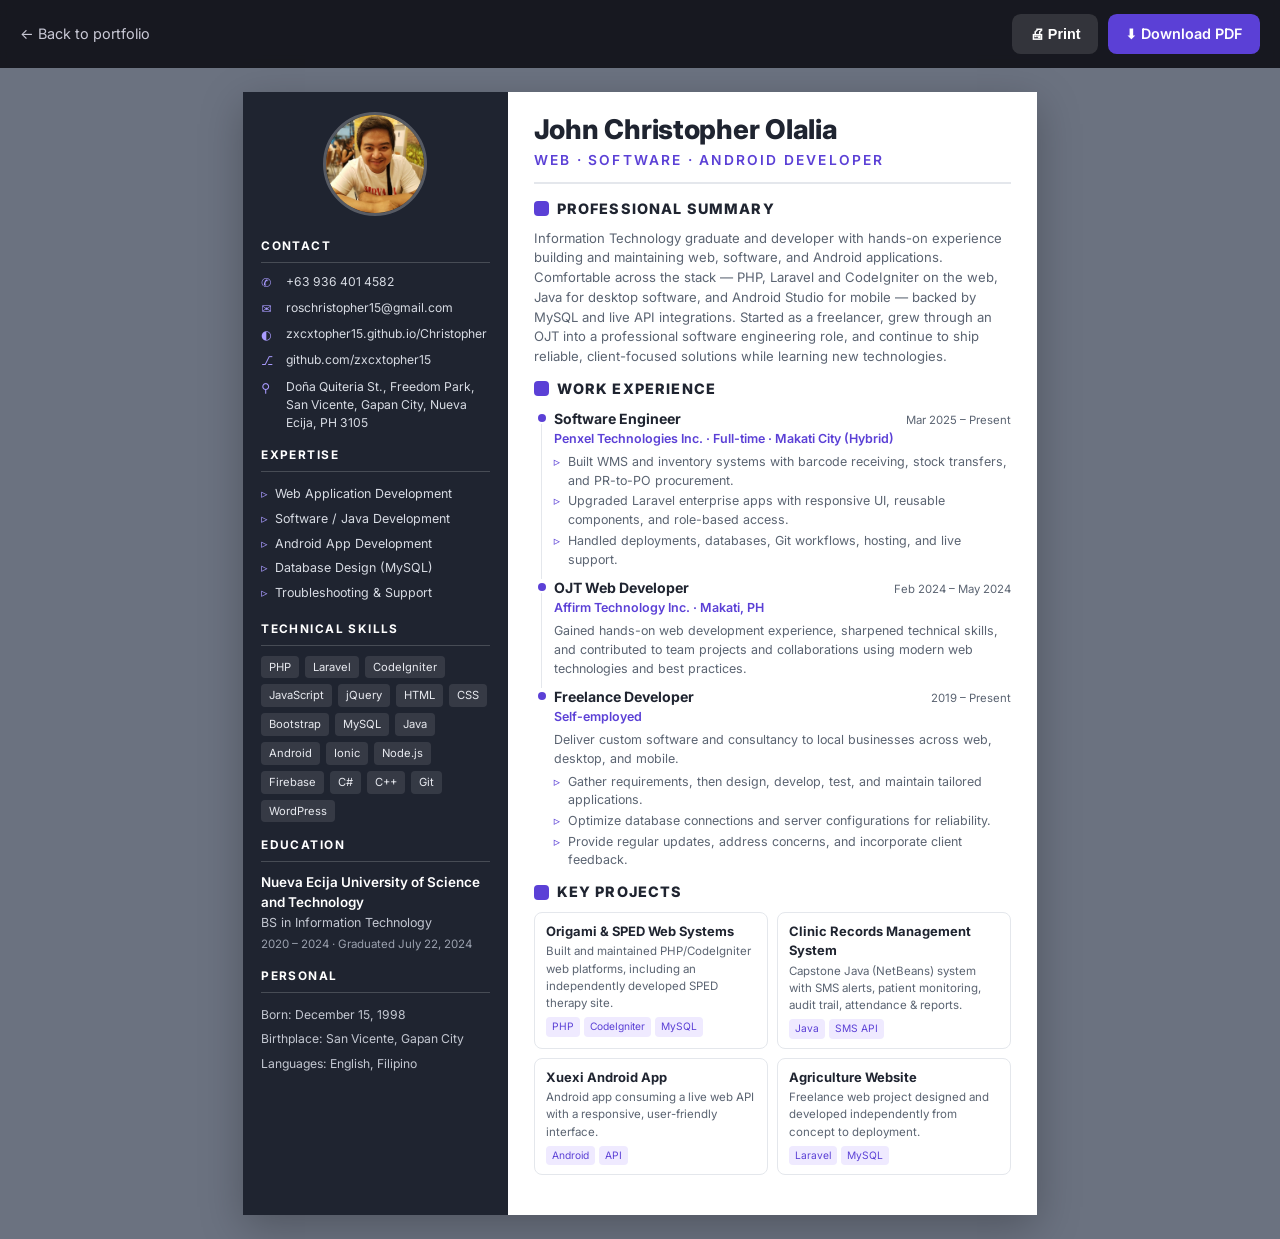
<file: resume.html>
<!DOCTYPE html>
<html lang="en">

<head>
	<meta charset="UTF-8">
	<meta name="viewport" content="width=device-width, initial-scale=1.0">
	<title>John Christopher Olalia — Resume</title>
	<meta name="description" content="Resume of John Christopher Olalia, Web / Software / Android Developer.">
	<link rel="icon" href="favicon.ico" type="image/x-icon">
	<link rel="preconnect" href="https://fonts.googleapis.com">
	<link rel="preconnect" href="https://fonts.gstatic.com" crossorigin>
	<link
		href="https://fonts.googleapis.com/css2?family=Inter:wght@400;500;600;700;800&display=swap"
		rel="stylesheet">
	<style>
		:root {
			--ink: #1f2430;
			--soft: #5b6472;
			--line: #e4e7ec;
			--accent: #5b40d6;
			--accent-soft: #efeaff;
			--sidebar: #1f2430;
		}

		* { margin: 0; padding: 0; box-sizing: border-box; }

		body {
			font-family: "Inter", system-ui, -apple-system, sans-serif;
			color: var(--ink);
			background: #6b7280;
			line-height: 1.5;
			-webkit-print-color-adjust: exact;
			print-color-adjust: exact;
		}

		a { color: inherit; text-decoration: none; }

		/* ---------- Screen toolbar ---------- */
		.toolbar {
			position: sticky;
			top: 0;
			z-index: 20;
			display: flex;
			align-items: center;
			justify-content: space-between;
			gap: 1rem;
			padding: 0.85rem 1.25rem;
			background: rgba(15, 15, 22, 0.9);
			backdrop-filter: blur(8px);
			color: #fff;
		}

		.toolbar a.back { font-size: 0.9rem; color: #c9c9d6; }
		.toolbar a.back:hover { color: #fff; }

		.btn {
			display: inline-flex;
			align-items: center;
			gap: 0.5rem;
			background: var(--accent);
			color: #fff;
			font-weight: 600;
			font-size: 0.9rem;
			padding: 0.6rem 1.1rem;
			border: none;
			border-radius: 0.55rem;
			cursor: pointer;
			transition: background 0.2s, transform 0.15s;
		}

		.btn:hover { background: #4a32b8; transform: translateY(-1px); }

		.btn-ghost { background: rgba(255, 255, 255, 0.12); }
		.btn-ghost:hover { background: rgba(255, 255, 255, 0.22); }

		/* ---------- Page ---------- */
		.page {
			width: 210mm;
			min-height: 297mm;
			margin: 1.5rem auto;
			background: #fff;
			display: grid;
			grid-template-columns: 70mm 1fr;
			box-shadow: 0 12px 40px rgba(0, 0, 0, 0.25);
			overflow: hidden;
		}

		/* ---------- Sidebar ---------- */
		.sidebar {
			background: var(--sidebar);
			color: #d7dbe3;
			padding: 20px 18px;
		}

		.photo-wrap { text-align: center; margin-bottom: 16px; }

		.photo {
			width: 104px;
			height: 104px;
			border-radius: 50%;
			object-fit: cover;
			border: 3px solid rgba(255, 255, 255, 0.25);
		}

		.side-section { margin-bottom: 15px; }

		.side-title {
			font-size: 0.74rem;
			font-weight: 700;
			letter-spacing: 0.12em;
			text-transform: uppercase;
			color: #fff;
			padding-bottom: 6px;
			margin-bottom: 10px;
			border-bottom: 1px solid rgba(255, 255, 255, 0.18);
		}

		.contact-item {
			display: flex;
			align-items: flex-start;
			gap: 9px;
			font-size: 0.76rem;
			margin-bottom: 7px;
			word-break: break-word;
		}

		.contact-item .ic {
			flex: 0 0 16px;
			color: #a99bff;
			margin-top: 1px;
		}

		.contact-item a:hover { color: #fff; }

		.side-list { list-style: none; }

		.side-list li {
			font-size: 0.78rem;
			padding: 3px 0;
			color: #d7dbe3;
		}

		.side-list li::before {
			content: "▹";
			color: #a99bff;
			margin-right: 8px;
		}

		.tagrow { display: flex; flex-wrap: wrap; gap: 6px; }

		.tag {
			font-size: 0.7rem;
			padding: 3px 8px;
			border-radius: 4px;
			background: rgba(255, 255, 255, 0.1);
			color: #e7e9ef;
		}

		.edu-school { font-weight: 600; color: #fff; font-size: 0.84rem; }
		.edu-deg { font-size: 0.78rem; color: #c3c7d1; margin-top: 2px; }
		.edu-meta { font-size: 0.72rem; color: #9aa0ad; margin-top: 3px; }

		.personal { font-size: 0.76rem; color: #c3c7d1; }
		.personal div { padding: 3px 0; }

		/* ---------- Main ---------- */
		.main { padding: 24px 26px 24px; }

		.name {
			font-size: 1.7rem;
			font-weight: 800;
			letter-spacing: -0.01em;
			line-height: 1.05;
			color: var(--ink);
		}

		.role {
			font-size: 0.86rem;
			font-weight: 600;
			letter-spacing: 0.16em;
			text-transform: uppercase;
			color: var(--accent);
			margin-top: 5px;
		}

		.divider { height: 2px; background: var(--line); margin: 12px 0 14px; }

		.block { margin-bottom: 11px; }

		.block-title {
			display: flex;
			align-items: center;
			gap: 8px;
			font-size: 0.9rem;
			font-weight: 800;
			text-transform: uppercase;
			letter-spacing: 0.08em;
			color: var(--ink);
			margin-bottom: 9px;
		}

		.block-title::before {
			content: "";
			width: 15px;
			height: 15px;
			border-radius: 4px;
			background: var(--accent);
			flex: 0 0 15px;
		}

		.summary { font-size: 0.82rem; color: var(--soft); }

		/* Experience timeline */
		.exp { position: relative; padding-left: 20px; margin-bottom: 8px; }

		.exp::before {
			content: "";
			position: absolute;
			left: 4px;
			top: 6px;
			width: 8px;
			height: 8px;
			border-radius: 50%;
			background: var(--accent);
		}

		.exp::after {
			content: "";
			position: absolute;
			left: 7.5px;
			top: 16px;
			bottom: -10px;
			width: 1px;
			background: var(--line);
		}

		.exp:last-child::after { display: none; }

		.exp-top {
			display: flex;
			justify-content: space-between;
			align-items: baseline;
			gap: 10px;
			flex-wrap: wrap;
		}

		.exp-role { font-size: 0.88rem; font-weight: 700; color: var(--ink); }
		.exp-date { font-size: 0.71rem; color: var(--soft); white-space: nowrap; }
		.exp-org { font-size: 0.78rem; font-weight: 600; color: var(--accent); margin: 1px 0 4px; }
		.exp-desc { font-size: 0.78rem; color: var(--soft); }

		.exp-desc ul { list-style: none; margin-top: 4px; }
		.exp-desc li { position: relative; padding-left: 14px; margin-bottom: 2px; }
		.exp-desc li::before { content: "▹"; position: absolute; left: 0; color: var(--accent); }

		/* Projects */
		.proj-grid { display: grid; grid-template-columns: 1fr 1fr; gap: 9px; }

		.proj {
			border: 1px solid var(--line);
			border-radius: 8px;
			padding: 9px 11px;
		}

		.proj h4 { font-size: 0.81rem; color: var(--ink); }
		.proj p { font-size: 0.72rem; color: var(--soft); margin-top: 2px; }
		.proj .ptags { margin-top: 5px; display: flex; flex-wrap: wrap; gap: 4px; }
		.proj .ptag { font-size: 0.64rem; padding: 2px 6px; border-radius: 4px; background: var(--accent-soft); color: var(--accent); }

		/* ---------- Print ---------- */
		@page { size: A4; margin: 0; }

		@media print {
			body { background: #fff; }
			.toolbar { display: none !important; }
			.page { margin: 0; box-shadow: none; width: 210mm; min-height: 297mm; }
		}

		@media screen and (max-width: 720px) {
			.page { width: 100%; grid-template-columns: 1fr; margin: 0; }
			.proj-grid { grid-template-columns: 1fr; }
		}
	</style>
</head>

<body>
	<div class="toolbar">
		<a href="index.html" class="back">← Back to portfolio</a>
		<div style="display:flex; gap:.6rem;">
			<button class="btn btn-ghost" onclick="window.print()">🖨 Print</button>
			<a class="btn" href="John Christopher Olalia Resume.pdf" download>⬇ Download PDF</a>
		</div>
	</div>

	<div class="page">
		<!-- ================= SIDEBAR ================= -->
		<aside class="sidebar">
			<div class="photo-wrap">
				<img class="photo" src="images/pic.png" alt="John Christopher Olalia">
			</div>

			<div class="side-section">
				<div class="side-title">Contact</div>
				<div class="contact-item"><span class="ic">✆</span><span>+63 936 401 4582</span></div>
				<div class="contact-item"><span class="ic">✉</span><a href="mailto:roschristopher15@gmail.com">roschristopher15@gmail.com</a></div>
				<div class="contact-item"><span class="ic">◐</span><a href="https://zxcxtopher15.github.io/Christopher/">zxcxtopher15.github.io/Christopher</a></div>
				<div class="contact-item"><span class="ic">⎇</span><a href="https://github.com/zxcxtopher15">github.com/zxcxtopher15</a></div>
				<div class="contact-item"><span class="ic">⚲</span><span>Doña Quiteria St., Freedom Park, San Vicente, Gapan City, Nueva Ecija, PH 3105</span></div>
			</div>

			<div class="side-section">
				<div class="side-title">Expertise</div>
				<ul class="side-list">
					<li>Web Application Development</li>
					<li>Software / Java Development</li>
					<li>Android App Development</li>
					<li>Database Design (MySQL)</li>
					<li>Troubleshooting &amp; Support</li>
				</ul>
			</div>

			<div class="side-section">
				<div class="side-title">Technical Skills</div>
				<div class="tagrow">
					<span class="tag">PHP</span>
					<span class="tag">Laravel</span>
					<span class="tag">CodeIgniter</span>
					<span class="tag">JavaScript</span>
					<span class="tag">jQuery</span>
					<span class="tag">HTML</span>
					<span class="tag">CSS</span>
					<span class="tag">Bootstrap</span>
					<span class="tag">MySQL</span>
					<span class="tag">Java</span>
					<span class="tag">Android</span>
					<span class="tag">Ionic</span>
					<span class="tag">Node.js</span>
					<span class="tag">Firebase</span>
					<span class="tag">C#</span>
					<span class="tag">C++</span>
					<span class="tag">Git</span>
					<span class="tag">WordPress</span>
				</div>
			</div>

			<div class="side-section">
				<div class="side-title">Education</div>
				<div class="edu-school">Nueva Ecija University of Science and Technology</div>
				<div class="edu-deg">BS in Information Technology</div>
				<div class="edu-meta">2020 – 2024 · Graduated July 22, 2024</div>
			</div>

			<div class="side-section" style="margin-bottom:0">
				<div class="side-title">Personal</div>
				<div class="personal">
					<div>Born: December 15, 1998</div>
					<div>Birthplace: San Vicente, Gapan City</div>
					<div>Languages: English, Filipino</div>
				</div>
			</div>
		</aside>

		<!-- ================= MAIN ================= -->
		<main class="main">
			<h1 class="name">John Christopher Olalia</h1>
			<div class="role">Web · Software · Android Developer</div>
			<div class="divider"></div>

			<section class="block">
				<div class="block-title">Professional Summary</div>
				<p class="summary">
					Information Technology graduate and developer with hands-on experience building and
					maintaining web, software, and Android applications. Comfortable across the stack —
					PHP, Laravel and CodeIgniter on the web, Java for desktop software, and Android Studio
					for mobile — backed by MySQL and live API integrations. Started as a freelancer, grew
					through an OJT into a professional software engineering role, and continue to ship reliable,
					client-focused solutions while learning new technologies.
				</p>
			</section>

			<section class="block">
				<div class="block-title">Work Experience</div>

				<div class="exp">
					<div class="exp-top">
						<span class="exp-role">Software Engineer</span>
						<span class="exp-date">Mar 2025 – Present</span>
					</div>
					<div class="exp-org">Penxel Technologies Inc. · Full-time · Makati City (Hybrid)</div>
					<div class="exp-desc">
						<ul>
							<li>Built WMS and inventory systems with barcode receiving, stock transfers, and PR-to-PO procurement.</li>
							<li>Upgraded Laravel enterprise apps with responsive UI, reusable components, and role-based access.</li>
							<li>Handled deployments, databases, Git workflows, hosting, and live support.</li>
						</ul>
					</div>
				</div>

				<div class="exp">
					<div class="exp-top">
						<span class="exp-role">OJT Web Developer</span>
						<span class="exp-date">Feb 2024 – May 2024</span>
					</div>
					<div class="exp-org">Affirm Technology Inc. · Makati, PH</div>
					<div class="exp-desc">
						Gained hands-on web development experience, sharpened technical skills, and contributed
						to team projects and collaborations using modern web technologies and best practices.
					</div>
				</div>

				<div class="exp">
					<div class="exp-top">
						<span class="exp-role">Freelance Developer</span>
						<span class="exp-date">2019 – Present</span>
					</div>
					<div class="exp-org">Self-employed</div>
					<div class="exp-desc">
						Deliver custom software and consultancy to local businesses across web, desktop, and mobile.
						<ul>
							<li>Gather requirements, then design, develop, test, and maintain tailored applications.</li>
							<li>Optimize database connections and server configurations for reliability.</li>
							<li>Provide regular updates, address concerns, and incorporate client feedback.</li>
						</ul>
					</div>
				</div>
			</section>

			<section class="block" style="margin-bottom:0">
				<div class="block-title">Key Projects</div>
				<div class="proj-grid">
					<div class="proj">
						<h4>Origami &amp; SPED Web Systems</h4>
						<p>Built and maintained PHP/CodeIgniter web platforms, including an independently developed SPED therapy site.</p>
						<div class="ptags"><span class="ptag">PHP</span><span class="ptag">CodeIgniter</span><span class="ptag">MySQL</span></div>
					</div>
					<div class="proj">
						<h4>Clinic Records Management System</h4>
						<p>Capstone Java (NetBeans) system with SMS alerts, patient monitoring, audit trail, attendance &amp; reports.</p>
						<div class="ptags"><span class="ptag">Java</span><span class="ptag">SMS API</span></div>
					</div>
					<div class="proj">
						<h4>Xuexi Android App</h4>
						<p>Android app consuming a live web API with a responsive, user-friendly interface.</p>
						<div class="ptags"><span class="ptag">Android</span><span class="ptag">API</span></div>
					</div>
					<div class="proj">
						<h4>Agriculture Website</h4>
						<p>Freelance web project designed and developed independently from concept to deployment.</p>
						<div class="ptags"><span class="ptag">Laravel</span><span class="ptag">MySQL</span></div>
					</div>
				</div>
			</section>
		</main>
	</div>
</body>

</html>
</file>
